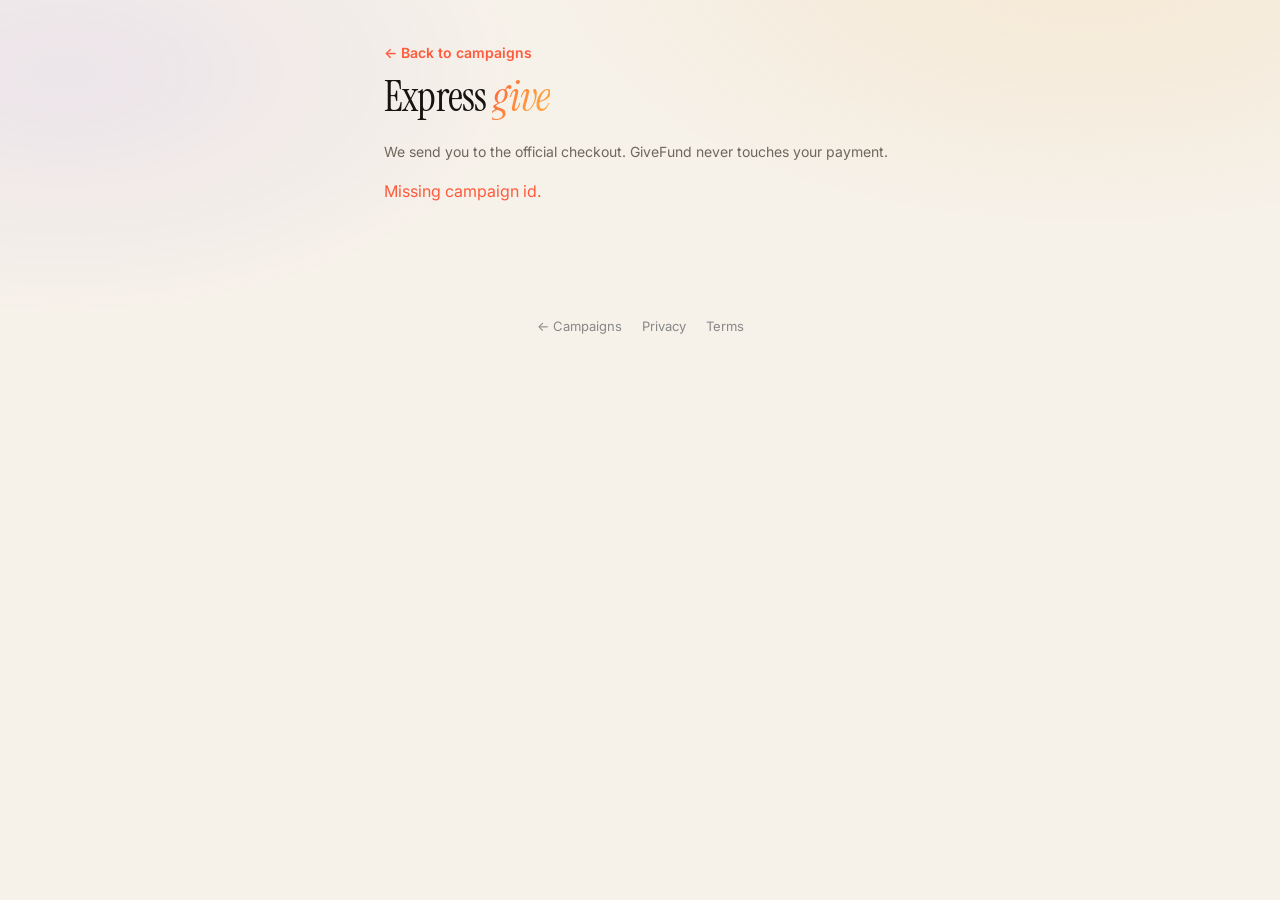
<file: frontend/give.html>
<!DOCTYPE html>
<html lang="en">
<head>
  <meta charset="UTF-8">
  <meta name="viewport" content="width=device-width, initial-scale=1.0">
  <title>Give — GiveFund</title>
  <link href="https://fonts.googleapis.com/css2?family=Instrument+Serif:ital@0;1&family=Inter:wght@400;500;600&display=swap" rel="stylesheet">
  <link rel="stylesheet" href="css/motion.css">
  <script src="config.js"></script>
  <style>
    :root {
      --bg: #f7f5f2;
      --ink: #121212;
      --muted: #5c5c5c;
      --accent: #c45c4a;
      --surface: #fff;
      --border: #e8e4de;
    }
    * { box-sizing: border-box; }
    body {
      margin: 0;
      font-family: Inter, system-ui, sans-serif;
      background: var(--bg);
      color: var(--ink);
      line-height: 1.55;
    }
    .wrap { max-width: 520px; margin: 0 auto; padding: 40px 24px 64px; }
    h1 {
      font-family: "Instrument Serif", serif;
      font-weight: 400;
      font-size: 2rem;
      margin: 0 0 8px;
    }
    .card {
      background: var(--surface);
      border: 1px solid var(--border);
      border-radius: 16px;
      padding: 24px;
      margin: 24px 0;
    }
    .platform { font-size: 12px; text-transform: uppercase; letter-spacing: 0.06em; color: var(--muted); }
    .title { font-size: 1.25rem; font-weight: 600; margin: 8px 0; }
    label { display: block; font-size: 13px; font-weight: 600; margin-bottom: 6px; }
    input[type=email], input[type=text] {
      width: 100%;
      padding: 12px 14px;
      border: 1px solid var(--border);
      border-radius: 8px;
      margin-bottom: 12px;
    }
    .note { font-size: 14px; color: var(--muted); margin: 12px 0; }
    .link-badge {
      display: inline-block;
      font-size: 12px;
      font-weight: 600;
      color: #166534;
      background: #dcfce7;
      padding: 4px 10px;
      border-radius: 999px;
      margin-bottom: 12px;
    }
    .prefill-badge {
      display: inline-block;
      font-size: 12px;
      font-weight: 600;
      color: #1e40af;
      background: #dbeafe;
      padding: 4px 10px;
      border-radius: 999px;
      margin-left: 6px;
    }
    .cta {
      display: block;
      width: 100%;
      text-align: center;
      padding: 16px;
      background: var(--accent);
      color: #fff;
      font-weight: 600;
      text-decoration: none;
      border-radius: 999px;
      border: none;
      font-size: 16px;
      cursor: pointer;
      margin-top: 8px;
    }
    .secondary {
      display: block;
      text-align: center;
      margin-top: 12px;
      font-size: 14px;
      color: var(--muted);
    }
    .warn {
      font-size: 12px;
      color: var(--muted);
      border-top: 1px solid var(--border);
      margin-top: 16px;
      padding-top: 16px;
    }
    .back { color: var(--accent); text-decoration: none; font-size: 14px; }
    .error { color: var(--accent); }
    .hidden { display: none !important; }
  </style>
  <link rel="stylesheet" href="css/pages.css">
</head>
<body>
  <div class="wrap">
    <a class="back" href="index.html#campaigns">← Back to campaigns</a>
    <h1>Express <em>give</em></h1>
    <p class="note">We send you to the official checkout. GiveFund never touches your payment.</p>
    <div id="loading" class="note">Loading campaign…</div>
    <div id="content" class="hidden">
      <div class="card">
        <span class="platform" id="platformLabel"></span>
        <p class="title" id="campaignTitle"></p>
        <p class="note" id="checkoutNote"></p>
        <p id="linkBadge" class="link-badge hidden">Stripe Link may autofill your card</p>
        <p id="prefillBadge" class="link-badge hidden" style="background:#dbeafe;color:#1e40af">Details will be prefilled</p>
        <label for="donorName">Your name</label>
        <input id="donorName" type="text" placeholder="Your name" autocomplete="name">
        <label for="donorEmail">Your email (for checkout prefill + Link)</label>
        <input id="donorEmail" type="email" placeholder="you@example.com" autocomplete="email">
        <button type="button" class="cta" id="giveBtn">Continue to official checkout →</button>
        <button type="button" class="secondary" id="copyEmailBtn" style="background:none;border:none;cursor:pointer;width:100%">
          Copy email to clipboard
        </button>
        <p class="warn" id="limitNote"></p>
      </div>
      <p class="note">
        <a href="wallet.html">Set up your wallet</a> (optional, free) — Google sign-in + saved card for faster checkout.
      </p>
    </div>
    <p id="err" class="error hidden"></p>
  </div>
  <script>
    const API = window.GIVEFUND_API_URL || "http://localhost:8000";
    const params = new URLSearchParams(location.search);
    const id = params.get("id");
    const $ = (s) => document.querySelector(s);

    function checkoutQuery() {
      const email = $("#donorEmail").value.trim();
      const q = new URLSearchParams();
      if (email) q.set("email", email);
      const qs = q.toString();
      return qs ? `?${qs}` : "";
    }

    function applyCheckout(data) {
      $("#platformLabel").textContent = data.platform;
      $("#campaignTitle").textContent = data.title || "Campaign";
      $("#checkoutNote").textContent = data.checkout_note;
      $("#limitNote").textContent = data.cannot_token_charge_reason;
      $("#linkBadge").classList.toggle("hidden", !data.link_likely);
      const prefill = (data.prefill_fields || []).length > 0;
      $("#prefillBadge").classList.toggle("hidden", !prefill);
      if (data.donor_name && !$("#donorName").value) $("#donorName").value = data.donor_name;
      window.__checkout = data;
    }

    async function fetchCheckout() {
      const res = await fetch(`${API}/campaigns/${id}/checkout${checkoutQuery()}`);
      if (!res.ok) throw new Error("Campaign not found");
      return res.json();
    }

    async function load() {
      if (!id) {
        $("#err").textContent = "Missing campaign id.";
        $("#err").classList.remove("hidden");
        $("#loading").classList.add("hidden");
        return;
      }
      const savedEmail = localStorage.getItem("givefund_donor_email");
      const savedName = localStorage.getItem("givefund_donor_name");
      if (savedEmail) $("#donorEmail").value = savedEmail;
      if (savedName) $("#donorName").value = savedName;

      try {
        const data = await fetchCheckout();
        applyCheckout(data);
        $("#giveBtn").onclick = () => openCheckout();
        $("#copyEmailBtn").onclick = () => {
          const em = $("#donorEmail").value.trim();
          if (em) navigator.clipboard.writeText(em);
        };
        const refresh = async () => {
          const email = $("#donorEmail").value.trim();
          const name = $("#donorName").value.trim();
          localStorage.setItem("givefund_donor_email", email);
          if (name) localStorage.setItem("givefund_donor_name", name);
          applyCheckout(await fetchCheckout());
        };
        $("#donorEmail").addEventListener("change", refresh);
        $("#donorName").addEventListener("change", refresh);
        $("#loading").classList.add("hidden");
        $("#content").classList.remove("hidden");
      } catch (e) {
        $("#loading").classList.add("hidden");
        $("#err").textContent = e.message || "Failed to load";
        $("#err").classList.remove("hidden");
      }
    }

    function openCheckout() {
      const email = $("#donorEmail").value.trim();
      const name = $("#donorName").value.trim();
      localStorage.setItem("givefund_donor_email", email);
      if (name) localStorage.setItem("givefund_donor_name", name);
      const data = window.__checkout;
      if (data) window.open(data.donate_url, "_blank", "noopener,noreferrer");
    }

    load();
  </script>
  <footer style="text-align:center;padding:32px 24px;font-size:13px;color:#888">
    <a href="index.html" style="color:inherit;text-decoration:none;margin-right:16px">← Campaigns</a>
    <a href="privacy.html" style="color:inherit;text-decoration:none;margin-right:16px">Privacy</a>
    <a href="terms.html" style="color:inherit;text-decoration:none">Terms</a>
  </footer>
</body>
</html>
</file>
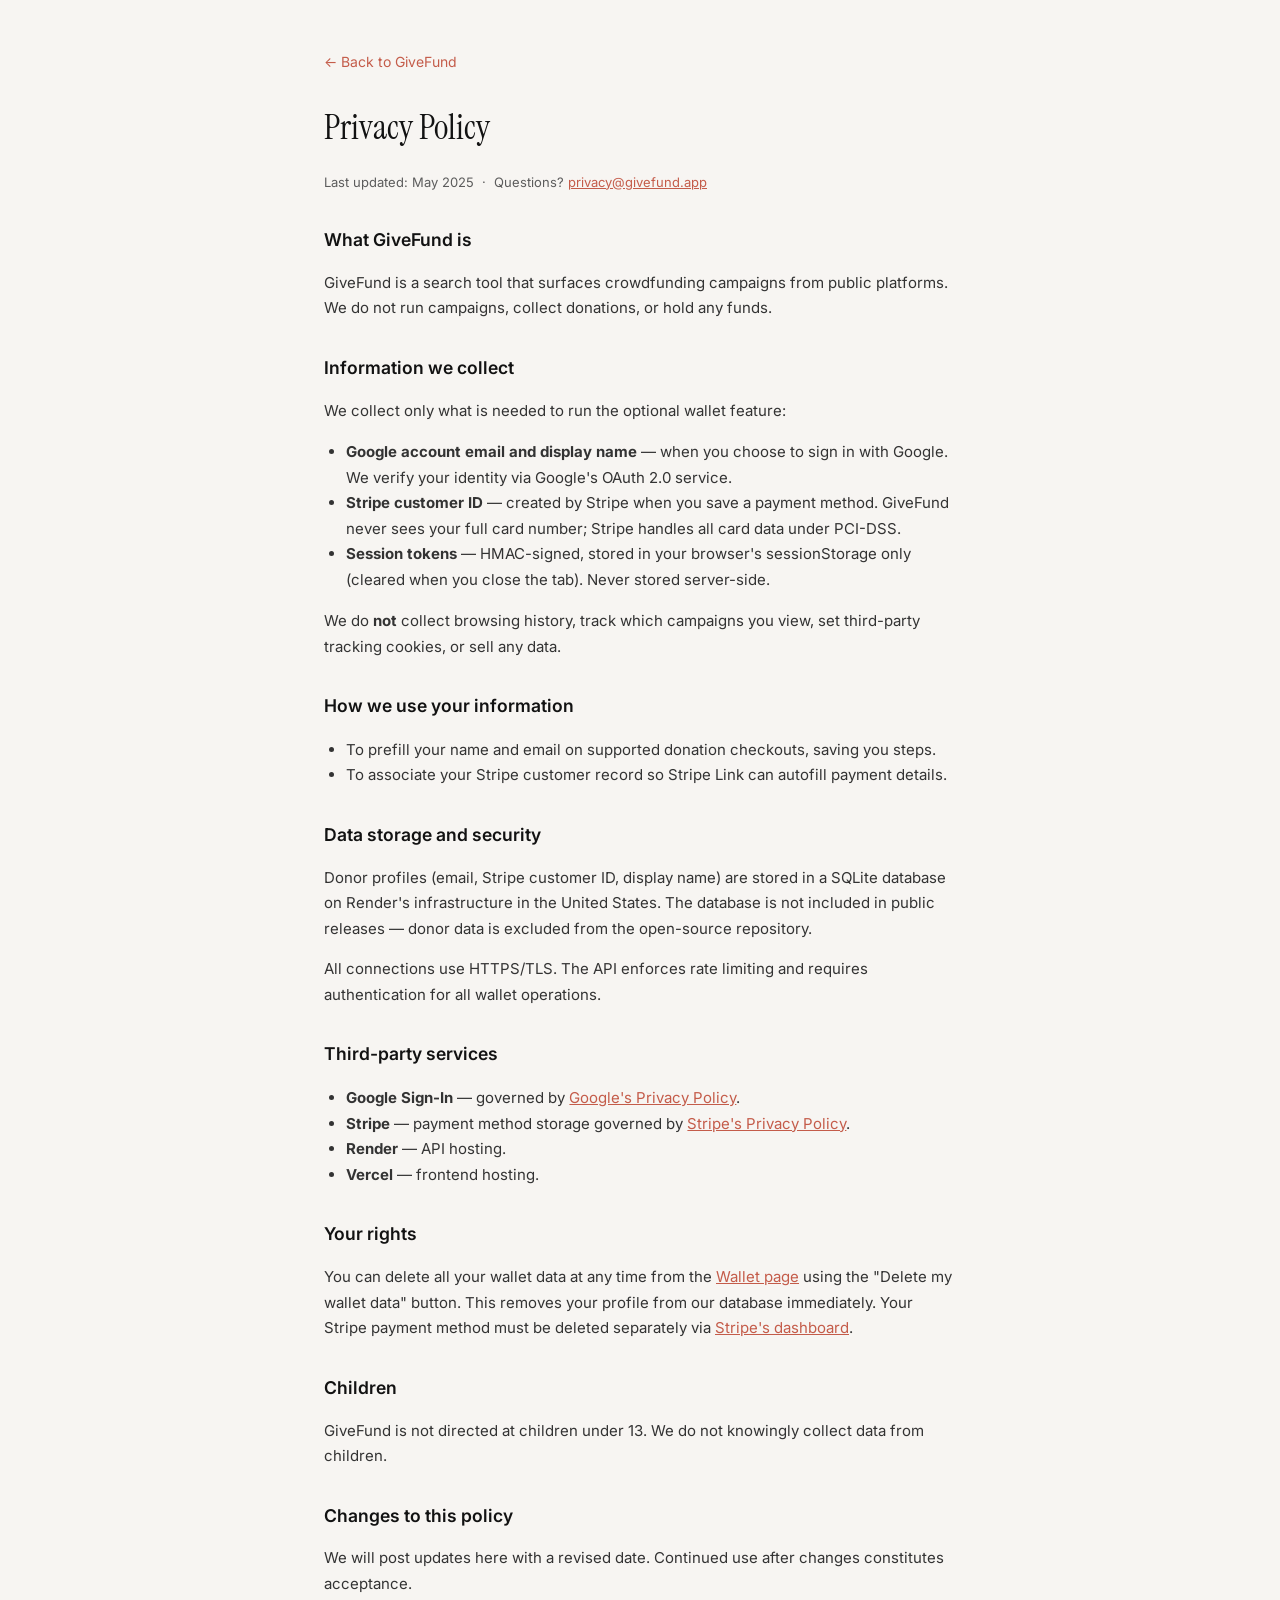
<file: frontend/privacy.html>
<!DOCTYPE html>
<html lang="en">
<head>
  <meta charset="UTF-8">
  <meta name="viewport" content="width=device-width, initial-scale=1.0">
  <title>Privacy Policy — GiveFund</title>
  <link href="https://fonts.googleapis.com/css2?family=Instrument+Serif:ital@0;1&family=Inter:wght@400;500;600&display=swap" rel="stylesheet">
  <style>
    :root { --bg: #f7f5f2; --ink: #121212; --muted: #5c5c5c; --accent: #c45c4a; }
    * { box-sizing: border-box; }
    body { margin: 0; font-family: Inter, system-ui, sans-serif; background: var(--bg); color: var(--ink); line-height: 1.7; }
    .wrap { max-width: 680px; margin: 0 auto; padding: 48px 24px 80px; }
    h1 { font-family: "Instrument Serif", serif; font-weight: 400; font-size: 2.2rem; margin: 0 0 8px; }
    h2 { font-size: 1.1rem; font-weight: 600; margin: 2rem 0 0.5rem; }
    p, li { font-size: 15px; color: #333; }
    ul { padding-left: 1.4em; }
    .meta { font-size: 13px; color: var(--muted); margin-bottom: 2rem; }
    a { color: var(--accent); }
    .back { color: var(--accent); text-decoration: none; font-size: 14px; display: inline-block; margin-bottom: 24px; }
  </style>
</head>
<body>
  <div class="wrap">
    <a class="back" href="index.html">← Back to GiveFund</a>
    <h1>Privacy Policy</h1>
    <p class="meta">Last updated: May 2025 &nbsp;·&nbsp; Questions? <a href="mailto:privacy@givefund.app">privacy@givefund.app</a></p>

    <h2>What GiveFund is</h2>
    <p>GiveFund is a search tool that surfaces crowdfunding campaigns from public platforms. We do not run campaigns, collect donations, or hold any funds.</p>

    <h2>Information we collect</h2>
    <p>We collect only what is needed to run the optional wallet feature:</p>
    <ul>
      <li><strong>Google account email and display name</strong> — when you choose to sign in with Google. We verify your identity via Google's OAuth 2.0 service.</li>
      <li><strong>Stripe customer ID</strong> — created by Stripe when you save a payment method. GiveFund never sees your full card number; Stripe handles all card data under PCI-DSS.</li>
      <li><strong>Session tokens</strong> — HMAC-signed, stored in your browser's sessionStorage only (cleared when you close the tab). Never stored server-side.</li>
    </ul>
    <p>We do <strong>not</strong> collect browsing history, track which campaigns you view, set third-party tracking cookies, or sell any data.</p>

    <h2>How we use your information</h2>
    <ul>
      <li>To prefill your name and email on supported donation checkouts, saving you steps.</li>
      <li>To associate your Stripe customer record so Stripe Link can autofill payment details.</li>
    </ul>

    <h2>Data storage and security</h2>
    <p>Donor profiles (email, Stripe customer ID, display name) are stored in a SQLite database on Render's infrastructure in the United States. The database is not included in public releases — donor data is excluded from the open-source repository.</p>
    <p>All connections use HTTPS/TLS. The API enforces rate limiting and requires authentication for all wallet operations.</p>

    <h2>Third-party services</h2>
    <ul>
      <li><strong>Google Sign-In</strong> — governed by <a href="https://policies.google.com/privacy" target="_blank" rel="noopener">Google's Privacy Policy</a>.</li>
      <li><strong>Stripe</strong> — payment method storage governed by <a href="https://stripe.com/privacy" target="_blank" rel="noopener">Stripe's Privacy Policy</a>.</li>
      <li><strong>Render</strong> — API hosting.</li>
      <li><strong>Vercel</strong> — frontend hosting.</li>
    </ul>

    <h2>Your rights</h2>
    <p>You can delete all your wallet data at any time from the <a href="wallet.html">Wallet page</a> using the "Delete my wallet data" button. This removes your profile from our database immediately. Your Stripe payment method must be deleted separately via <a href="https://dashboard.stripe.com" target="_blank" rel="noopener">Stripe's dashboard</a>.</p>

    <h2>Children</h2>
    <p>GiveFund is not directed at children under 13. We do not knowingly collect data from children.</p>

    <h2>Changes to this policy</h2>
    <p>We will post updates here with a revised date. Continued use after changes constitutes acceptance.</p>
  </div>
</body>
</html>
</file>
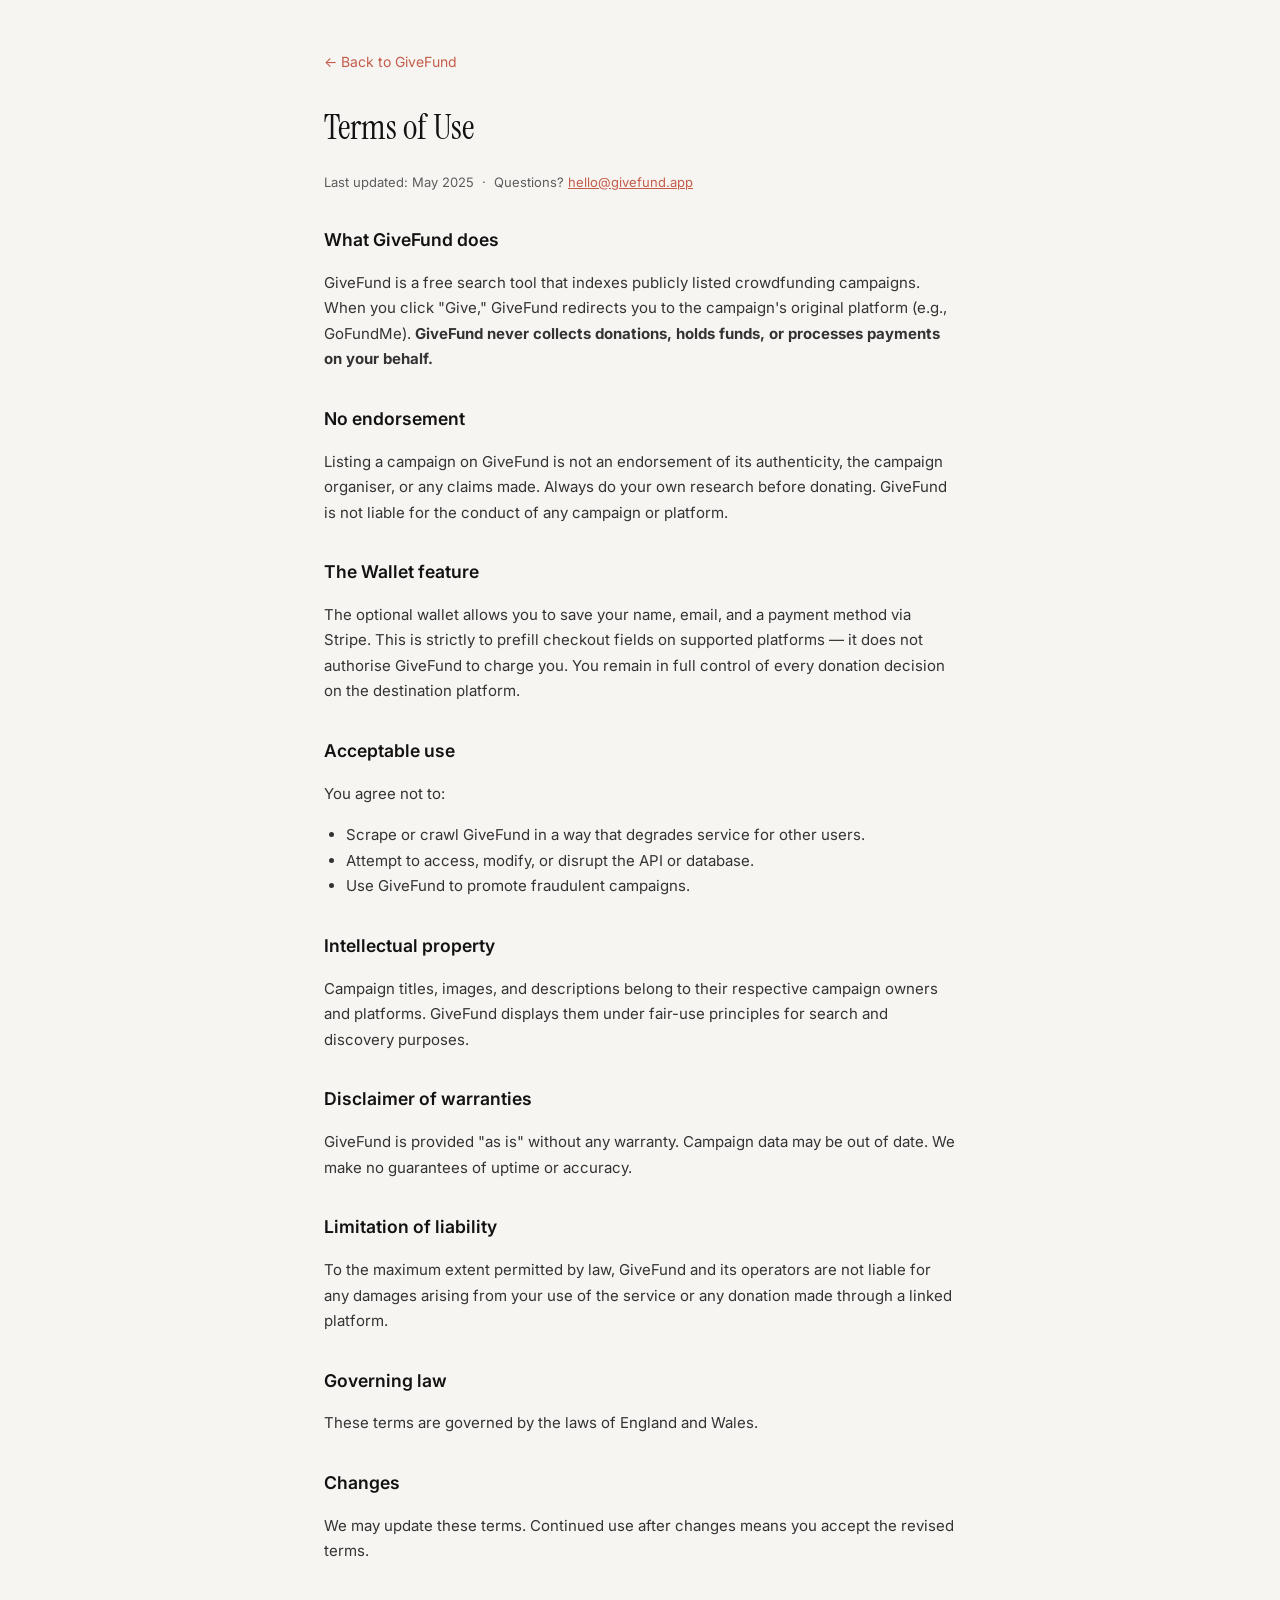
<file: frontend/terms.html>
<!DOCTYPE html>
<html lang="en">
<head>
  <meta charset="UTF-8">
  <meta name="viewport" content="width=device-width, initial-scale=1.0">
  <title>Terms of Use — GiveFund</title>
  <link href="https://fonts.googleapis.com/css2?family=Instrument+Serif:ital@0;1&family=Inter:wght@400;500;600&display=swap" rel="stylesheet">
  <style>
    :root { --bg: #f7f5f2; --ink: #121212; --muted: #5c5c5c; --accent: #c45c4a; }
    * { box-sizing: border-box; }
    body { margin: 0; font-family: Inter, system-ui, sans-serif; background: var(--bg); color: var(--ink); line-height: 1.7; }
    .wrap { max-width: 680px; margin: 0 auto; padding: 48px 24px 80px; }
    h1 { font-family: "Instrument Serif", serif; font-weight: 400; font-size: 2.2rem; margin: 0 0 8px; }
    h2 { font-size: 1.1rem; font-weight: 600; margin: 2rem 0 0.5rem; }
    p, li { font-size: 15px; color: #333; }
    ul { padding-left: 1.4em; }
    .meta { font-size: 13px; color: var(--muted); margin-bottom: 2rem; }
    a { color: var(--accent); }
    .back { color: var(--accent); text-decoration: none; font-size: 14px; display: inline-block; margin-bottom: 24px; }
  </style>
</head>
<body>
  <div class="wrap">
    <a class="back" href="index.html">← Back to GiveFund</a>
    <h1>Terms of Use</h1>
    <p class="meta">Last updated: May 2025 &nbsp;·&nbsp; Questions? <a href="mailto:hello@givefund.app">hello@givefund.app</a></p>

    <h2>What GiveFund does</h2>
    <p>GiveFund is a free search tool that indexes publicly listed crowdfunding campaigns. When you click "Give," GiveFund redirects you to the campaign's original platform (e.g., GoFundMe). <strong>GiveFund never collects donations, holds funds, or processes payments on your behalf.</strong></p>

    <h2>No endorsement</h2>
    <p>Listing a campaign on GiveFund is not an endorsement of its authenticity, the campaign organiser, or any claims made. Always do your own research before donating. GiveFund is not liable for the conduct of any campaign or platform.</p>

    <h2>The Wallet feature</h2>
    <p>The optional wallet allows you to save your name, email, and a payment method via Stripe. This is strictly to prefill checkout fields on supported platforms — it does not authorise GiveFund to charge you. You remain in full control of every donation decision on the destination platform.</p>

    <h2>Acceptable use</h2>
    <p>You agree not to:</p>
    <ul>
      <li>Scrape or crawl GiveFund in a way that degrades service for other users.</li>
      <li>Attempt to access, modify, or disrupt the API or database.</li>
      <li>Use GiveFund to promote fraudulent campaigns.</li>
    </ul>

    <h2>Intellectual property</h2>
    <p>Campaign titles, images, and descriptions belong to their respective campaign owners and platforms. GiveFund displays them under fair-use principles for search and discovery purposes.</p>

    <h2>Disclaimer of warranties</h2>
    <p>GiveFund is provided "as is" without any warranty. Campaign data may be out of date. We make no guarantees of uptime or accuracy.</p>

    <h2>Limitation of liability</h2>
    <p>To the maximum extent permitted by law, GiveFund and its operators are not liable for any damages arising from your use of the service or any donation made through a linked platform.</p>

    <h2>Governing law</h2>
    <p>These terms are governed by the laws of England and Wales.</p>

    <h2>Changes</h2>
    <p>We may update these terms. Continued use after changes means you accept the revised terms.</p>
  </div>
</body>
</html>
</file>
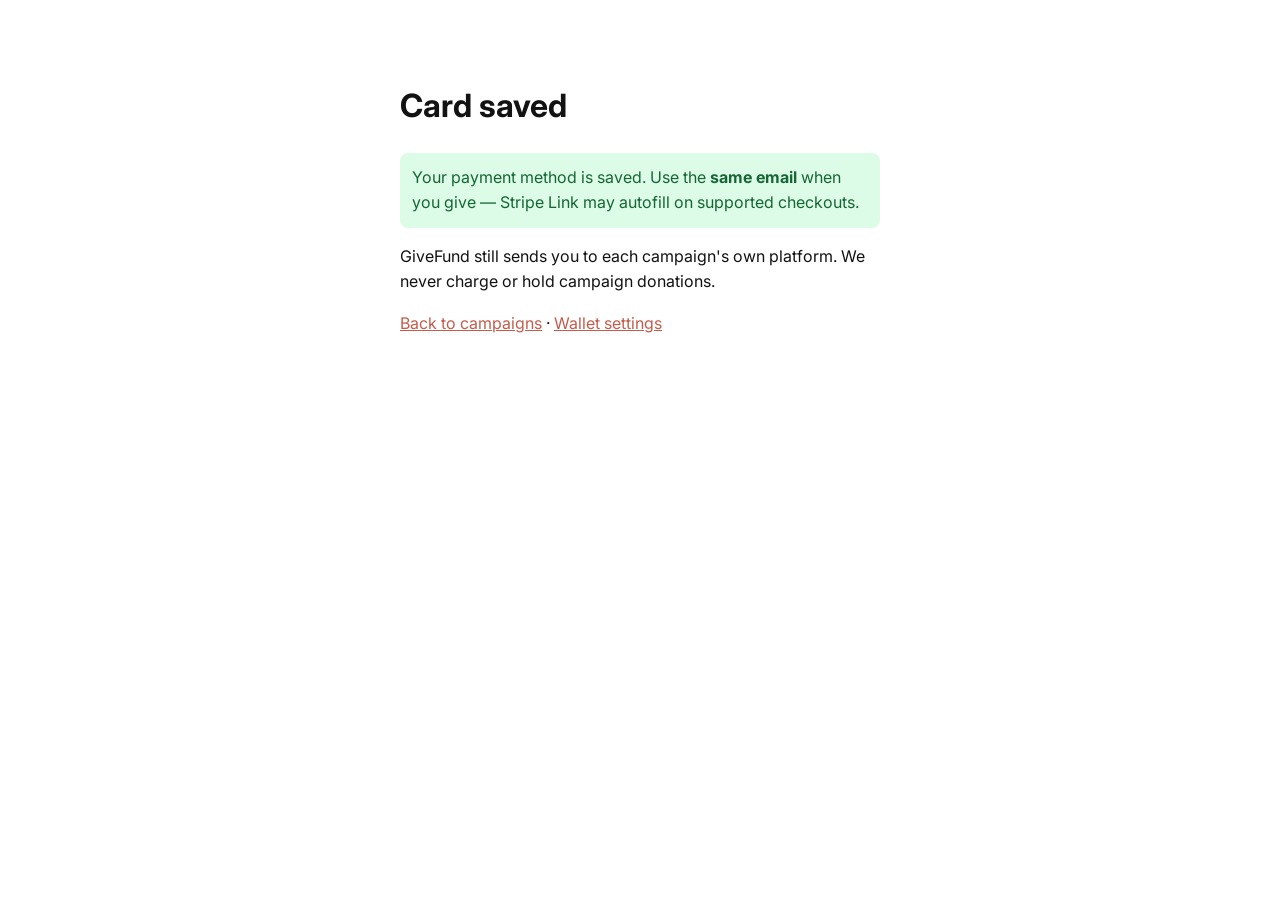
<file: frontend/wallet-success.html>
<!DOCTYPE html>
<html lang="en">
<head>
  <meta charset="UTF-8">
  <meta name="viewport" content="width=device-width, initial-scale=1.0">
  <title>Card saved — GiveFund</title>
  <link href="https://fonts.googleapis.com/css2?family=Inter:wght@400;600&display=swap" rel="stylesheet">
  <script src="config.js"></script>
  <style>
    body {
      font-family: Inter, system-ui, sans-serif;
      max-width: 480px;
      margin: 80px auto;
      padding: 0 24px;
      line-height: 1.6;
      color: #121212;
    }
    a { color: #c45c4a; }
    .ok { color: #166534; background: #dcfce7; padding: 12px; border-radius: 8px; }
    .err { color: #991b1b; background: #fee2e2; padding: 12px; border-radius: 8px; }
    .hidden { display: none; }
  </style>
</head>
<body>
  <h1>Card saved</h1>
  <p id="loading">Confirming with Stripe…</p>
  <div id="done" class="hidden">
    <p class="ok">Your payment method is saved. Use the <strong>same email</strong> when you give — Stripe Link may autofill on supported checkouts.</p>
    <p>GiveFund still sends you to each campaign's own platform. We never charge or hold campaign donations.</p>
    <p><a href="index.html#campaigns">Back to campaigns</a> · <a href="wallet.html">Wallet settings</a></p>
  </div>
  <p id="err" class="err hidden"></p>
  <script>
    const API = window.GIVEFUND_API_URL || "http://localhost:8000";
    const TOKEN_KEY = "givefund_wallet_token";
    const params = new URLSearchParams(location.search);
    const sessionId = params.get("session_id");
    const sessionToken = sessionStorage.getItem(TOKEN_KEY);

    async function complete() {
      if (!sessionId) {
        document.getElementById("loading").classList.add("hidden");
        document.getElementById("done").classList.remove("hidden");
        return;
      }
      if (!sessionToken) {
        document.getElementById("loading").classList.add("hidden");
        const err = document.getElementById("err");
        err.textContent = "Session expired. Please return to the wallet page and sign in again.";
        err.classList.remove("hidden");
        return;
      }
      try {
        const res = await fetch(`${API}/wallet/complete`, {
          method: "POST",
          headers: {
            "Content-Type": "application/json",
            "Authorization": `Bearer ${sessionToken}`,
          },
          body: JSON.stringify({ session_id: sessionId }),
        });
        const data = await res.json();
        if (!res.ok) throw new Error(data.detail || "Could not confirm card save");
        document.getElementById("loading").classList.add("hidden");
        document.getElementById("done").classList.remove("hidden");
      } catch (e) {
        document.getElementById("loading").classList.add("hidden");
        const err = document.getElementById("err");
        err.textContent = e.message || "Something went wrong.";
        err.classList.remove("hidden");
      }
    }
    complete();
  </script>
</body>
</html>
</file>
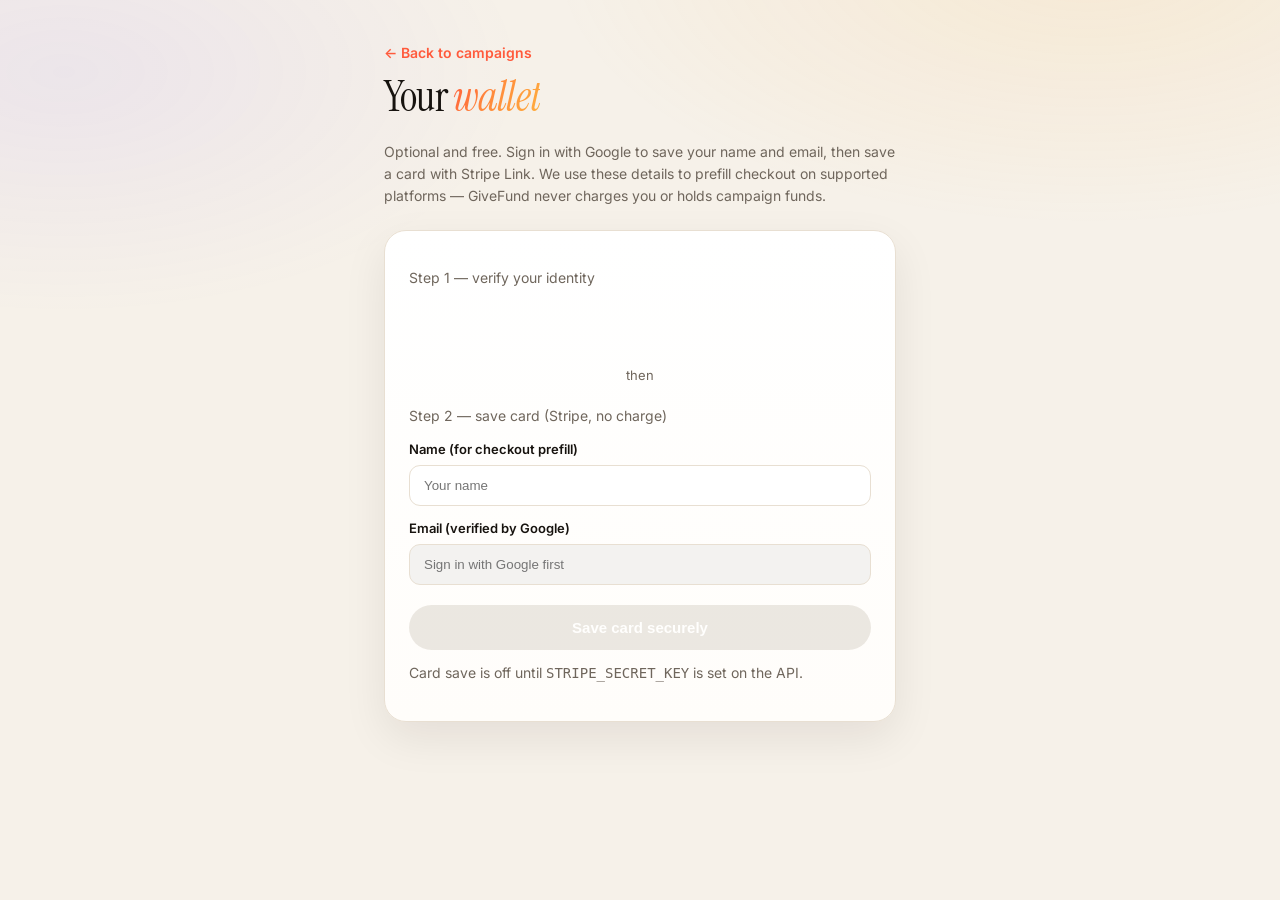
<file: frontend/wallet.html>
<!DOCTYPE html>
<html lang="en">
<head>
  <meta charset="UTF-8">
  <meta name="viewport" content="width=device-width, initial-scale=1.0">
  <title>Your wallet — GiveFund</title>
  <link href="https://fonts.googleapis.com/css2?family=Instrument+Serif:ital@0;1&family=Inter:wght@400;500;600&display=swap" rel="stylesheet">
  <link rel="stylesheet" href="css/motion.css">
  <script src="config.js"></script>
  <script src="https://accounts.google.com/gsi/client" async defer></script>
  <style>
    :root {
      --bg: #f7f5f2;
      --ink: #121212;
      --muted: #5c5c5c;
      --accent: #c45c4a;
      --surface: #fff;
      --border: #e8e4de;
    }
    * { box-sizing: border-box; }
    body {
      margin: 0;
      font-family: Inter, system-ui, sans-serif;
      background: var(--bg);
      color: var(--ink);
      line-height: 1.55;
    }
    .wrap { max-width: 520px; margin: 0 auto; padding: 40px 24px 64px; }
    h1 {
      font-family: "Instrument Serif", serif;
      font-weight: 400;
      font-size: 2rem;
      margin: 0 0 8px;
    }
    .card {
      background: var(--surface);
      border: 1px solid var(--border);
      border-radius: 16px;
      padding: 24px;
      margin: 24px 0;
    }
    label { display: block; font-size: 13px; font-weight: 600; margin-bottom: 6px; }
    input[type=email], input[type=text] {
      width: 100%;
      padding: 12px 14px;
      border: 1px solid var(--border);
      border-radius: 8px;
      margin-bottom: 12px;
    }
    input[readonly] {
      background: #f3f2f0;
      color: var(--muted);
      cursor: not-allowed;
    }
    .note { font-size: 14px; color: var(--muted); margin: 12px 0; }
    .cta {
      display: block;
      width: 100%;
      text-align: center;
      padding: 14px;
      background: var(--accent);
      color: #fff;
      font-weight: 600;
      border-radius: 999px;
      border: none;
      font-size: 15px;
      cursor: pointer;
      margin-top: 8px;
    }
    .cta:disabled { opacity: 0.5; cursor: not-allowed; }
    .cta-danger {
      display: block;
      width: 100%;
      text-align: center;
      padding: 11px;
      background: transparent;
      color: #991b1b;
      font-weight: 600;
      border-radius: 999px;
      border: 1.5px solid #fca5a5;
      font-size: 14px;
      cursor: pointer;
      margin-top: 12px;
    }
    .cta-danger:hover { background: #fee2e2; }
    .divider {
      text-align: center;
      color: var(--muted);
      font-size: 13px;
      margin: 20px 0;
    }
    .status {
      font-size: 14px;
      padding: 12px;
      border-radius: 8px;
      margin-top: 12px;
    }
    .status.ok { background: #dcfce7; color: #166534; }
    .status.err { background: #fee2e2; color: #991b1b; }
    .back { color: var(--accent); text-decoration: none; font-size: 14px; }
    .hidden { display: none !important; }
    #googleBtn { display: flex; justify-content: center; min-height: 44px; }
  </style>
  <link rel="stylesheet" href="css/pages.css">
</head>
<body>
  <div class="wrap">
    <a class="back" href="index.html#campaigns">← Back to campaigns</a>
    <h1>Your <em>wallet</em></h1>
    <p class="note">
      Optional and free. Sign in with Google to save your name and email, then save a card with Stripe Link.
      We use these details to prefill checkout on supported platforms — GiveFund never charges you or holds campaign funds.
    </p>

    <div id="profileCard" class="card hidden">
      <p><strong id="profileName"></strong></p>
      <p class="note" id="profileEmail"></p>
      <p id="savedBadge" class="status ok hidden">Card saved — Stripe Link may autofill on supported sites.</p>
      <button class="cta-danger" id="deleteBtn">Delete my wallet data</button>
    </div>

    <div class="card">
      <div id="googleSection">
        <p class="note">Step 1 — verify your identity</p>
        <div id="googleBtn"></div>
        <p id="googleOff" class="note hidden">Google sign-in is off until <code>GOOGLE_CLIENT_ID</code> is set on the API.</p>
      </div>

      <div class="divider">then</div>

      <form id="walletForm" novalidate>
        <p class="note">Step 2 — save card (Stripe, no charge)</p>
        <label for="donorName">Name (for checkout prefill)</label>
        <input id="donorName" type="text" placeholder="Your name" autocomplete="name">
        <label for="donorEmail">Email (verified by Google)</label>
        <input id="donorEmail" type="email" required placeholder="Sign in with Google first" autocomplete="off" readonly>
        <button type="submit" class="cta" id="saveBtn" disabled>Save card securely</button>
      </form>
      <p id="stripeOff" class="note hidden">Card save is off until <code>STRIPE_SECRET_KEY</code> is set on the API.</p>
      <p id="status" class="status hidden" role="status"></p>
    </div>
  </div>
  <script>
    const API = window.GIVEFUND_API_URL || "http://localhost:8000";
    const $ = (s) => document.querySelector(s);

    const TOKEN_KEY = "givefund_wallet_token";
    let sessionToken = sessionStorage.getItem(TOKEN_KEY) || null;
    let config = { enabled: false, google_oauth_enabled: false, google_client_id: null };

    function authHeaders() {
      return sessionToken
        ? { "Content-Type": "application/json", "Authorization": `Bearer ${sessionToken}` }
        : { "Content-Type": "application/json" };
    }

    function showProfile(profile) {
      if (!profile || !profile.email) return;
      $("#profileCard").classList.remove("hidden");
      $("#profileEmail").textContent = profile.email;
      $("#profileName").textContent = profile.display_name || profile.email;
      if (profile.has_saved_card) $("#savedBadge").classList.remove("hidden");
      // Lock email to Google-verified value
      $("#donorEmail").value = profile.email;
      if (profile.display_name) $("#donorName").value = profile.display_name;
      // Unlock save button only if stripe is available and user is signed in
      if (config.enabled) $("#saveBtn").disabled = false;
    }

    async function loadProfile() {
      if (!sessionToken) return;
      try {
        const res = await fetch(`${API}/wallet/profile`, {
          headers: { "Authorization": `Bearer ${sessionToken}` },
        });
        if (res.status === 401) {
          sessionStorage.removeItem(TOKEN_KEY);
          sessionToken = null;
          return;
        }
        if (res.ok) showProfile(await res.json());
      } catch { /* ignore */ }
    }

    async function initGoogle() {
      if (!config.google_oauth_enabled || !config.google_client_id) {
        $("#googleOff").classList.remove("hidden");
        return;
      }
      const handleCredential = async (response) => {
        $("#status").className = "status";
        $("#status").textContent = "Verifying Google sign-in…";
        $("#status").classList.remove("hidden");
        try {
          const res = await fetch(`${API}/wallet/oauth/google`, {
            method: "POST",
            headers: { "Content-Type": "application/json" },
            body: JSON.stringify({ credential: response.credential }),
          });
          const data = await res.json();
          if (!res.ok) throw new Error(data.detail || "Google sign-in failed");
          // Store session token
          sessionToken = data.session_token;
          sessionStorage.setItem(TOKEN_KEY, sessionToken);
          showProfile(data.profile);
          $("#status").className = "status ok";
          $("#status").textContent = "Signed in with Google.";
        } catch (e) {
          $("#status").className = "status err";
          $("#status").textContent = e.message || "Google sign-in failed.";
        }
      };
      google.accounts.id.initialize({
        client_id: config.google_client_id,
        callback: handleCredential,
        auto_select: false,
      });
      google.accounts.id.renderButton($("#googleBtn"), {
        theme: "outline",
        size: "large",
        width: 320,
        text: "continue_with",
      });
    }

    async function init() {
      try {
        const res = await fetch(`${API}/wallet/config`);
        config = res.ok ? await res.json() : { enabled: false };
      } catch {
        config = { enabled: false };
      }

      if (!config.enabled) {
        $("#stripeOff").classList.remove("hidden");
      }

      await loadProfile();

      if (window.google && google.accounts) {
        initGoogle();
      } else {
        window.addEventListener("load", () => {
          if (window.google && google.accounts) initGoogle();
        });
      }

      // Save card form — requires session token
      $("#walletForm").addEventListener("submit", async (e) => {
        e.preventDefault();
        if (!config.enabled || !sessionToken) return;
        const display_name = $("#donorName").value.trim() || null;
        $("#status").className = "status";
        $("#status").textContent = "Redirecting to Stripe…";
        $("#status").classList.remove("hidden");
        try {
          const res = await fetch(`${API}/wallet/setup`, {
            method: "POST",
            headers: authHeaders(),
            body: JSON.stringify({ display_name }),
          });
          const data = await res.json();
          if (res.status === 401) { sessionStorage.removeItem(TOKEN_KEY); sessionToken = null; throw new Error("Session expired — please sign in again."); }
          if (!res.ok) throw new Error(data.detail || "Setup failed");
          // Persist token for the success page redirect
          sessionStorage.setItem(TOKEN_KEY, sessionToken);
          window.location.href = data.url;
        } catch (err) {
          $("#status").className = "status err";
          $("#status").textContent = err.message || "Could not start card setup.";
        }
      });

      // Delete wallet data
      $("#deleteBtn").addEventListener("click", async () => {
        if (!sessionToken) return;
        if (!confirm("Delete your saved wallet data? This cannot be undone.")) return;
        try {
          const res = await fetch(`${API}/wallet/profile`, {
            method: "DELETE",
            headers: { "Authorization": `Bearer ${sessionToken}` },
          });
          if (!res.ok) throw new Error("Delete failed");
          sessionStorage.removeItem(TOKEN_KEY);
          sessionToken = null;
          location.reload();
        } catch (e) {
          alert(e.message || "Could not delete wallet data.");
        }
      });
    }

    init();
  </script>
</body>
</html>
</file>
<file: frontend/css/motion.css>
/**
 * GiveFund motion layer — Godly / React Bits–inspired effects (vanilla CSS).
 * Respects prefers-reduced-motion.
 */

:root {
  --accent-soft: rgba(232, 83, 58, 0.12);
  --glow: rgba(232, 83, 58, 0.35);
  --glass: rgba(255, 255, 255, 0.72);
  --ease-out-expo: cubic-bezier(0.16, 1, 0.3, 1);
  --ease-spring: cubic-bezier(0.34, 1.56, 0.64, 1);
}

/* ── Animated mesh hero (Unicorn / Spline vibe) ── */
.hero {
  padding: 110px 40px 72px;
}

.hero-aurora {
  position: absolute;
  inset: -20% -10%;
  z-index: 0;
  overflow: hidden;
  pointer-events: none;
  filter: blur(60px);
  opacity: 0.85;
}

.hero-aurora .orb {
  position: absolute;
  border-radius: 50%;
  animation: orb-float 18s var(--ease-out-expo) infinite alternate;
}

.hero-aurora .orb-a {
  width: 55vw;
  max-width: 520px;
  height: 55vw;
  max-height: 520px;
  top: -15%;
  left: -8%;
  background: radial-gradient(circle, rgba(232, 83, 58, 0.45) 0%, transparent 70%);
}

.hero-aurora .orb-b {
  width: 45vw;
  max-width: 420px;
  height: 45vw;
  max-height: 420px;
  top: 10%;
  right: -5%;
  background: radial-gradient(circle, rgba(251, 191, 36, 0.35) 0%, transparent 70%);
  animation-delay: -6s;
  animation-duration: 22s;
}

.hero-aurora .orb-c {
  width: 40vw;
  max-width: 380px;
  height: 40vw;
  max-height: 380px;
  bottom: 0;
  left: 30%;
  background: radial-gradient(circle, rgba(120, 113, 108, 0.25) 0%, transparent 70%);
  animation-delay: -12s;
  animation-duration: 20s;
}

@keyframes orb-float {
  0% { transform: translate(0, 0) scale(1); }
  100% { transform: translate(4%, 6%) scale(1.08); }
}

.hero-grain {
  position: absolute;
  inset: 0;
  z-index: 0;
  opacity: 0.04;
  pointer-events: none;
  background-image: url("data:image/svg+xml,%3Csvg viewBox='0 0 256 256' xmlns='http://www.w3.org/2000/svg'%3E%3Cfilter id='n'%3E%3CfeTurbulence type='fractalNoise' baseFrequency='0.9' numOctaves='4' stitchTiles='stitch'/%3E%3C/filter%3E%3Crect width='100%25' height='100%25' filter='url(%23n)'/%3E%3C/svg%3E");
}

.hero-bg {
  opacity: 0.35;
}

/* h1 em gradient overridden in redesign.css for dark hero */

.hero-badge {
  display: inline-flex;
  align-items: center;
  gap: 8px;
  margin-bottom: 20px;
  padding: 8px 16px;
  border-radius: var(--radius-pill);
  border: 1px solid var(--border);
  background: var(--glass);
  backdrop-filter: blur(12px);
  -webkit-backdrop-filter: blur(12px);
  font-size: 12px;
  font-weight: 600;
  letter-spacing: 0.06em;
  text-transform: uppercase;
  color: var(--muted);
  animation: badge-in 0.8s var(--ease-out-expo) both;
}

.hero-badge-dot {
  width: 6px;
  height: 6px;
  border-radius: 50%;
  background: #16a34a;
  box-shadow: 0 0 0 0 rgba(22, 163, 74, 0.5);
  animation: pulse-ring 2s ease infinite;
}

@keyframes badge-in {
  from { opacity: 0; transform: translateY(8px); }
  to { opacity: 1; transform: translateY(0); }
}

@keyframes pulse-ring {
  0%, 100% { box-shadow: 0 0 0 0 rgba(22, 163, 74, 0.4); }
  50% { box-shadow: 0 0 0 6px rgba(22, 163, 74, 0); }
}

/* ── Glass nav (scroll) ── */
.nav {
  background: transparent;
  border-bottom-color: transparent;
  transition: background 0.35s var(--ease-out-expo), border-color 0.35s, box-shadow 0.35s, padding 0.35s;
}

.nav.is-scrolled {
  background: var(--glass);
  backdrop-filter: blur(16px) saturate(1.2);
  -webkit-backdrop-filter: blur(16px) saturate(1.2);
  border-bottom-color: var(--border);
  box-shadow: 0 4px 24px rgba(28, 25, 23, 0.06);
}

.logo {
  position: relative;
}

.logo::after {
  content: "";
  position: absolute;
  left: 0;
  bottom: -2px;
  width: 100%;
  height: 2px;
  background: linear-gradient(90deg, var(--accent), transparent);
  transform: scaleX(0);
  transform-origin: left;
  transition: transform 0.4s var(--ease-out-expo);
}

.nav.is-scrolled .logo:hover::after,
.logo:hover::after {
  transform: scaleX(1);
}

/* ── Buttons: Skiper / React Bits hover lift ── */
.btn-primary,
.btn-search,
.nav-cta {
  position: relative;
  overflow: hidden;
  transition: transform 0.25s var(--ease-spring), box-shadow 0.25s, background 0.2s;
}

.btn-primary::before,
.btn-search::before {
  content: "";
  position: absolute;
  inset: 0;
  background: linear-gradient(105deg, transparent 40%, rgba(255, 255, 255, 0.25) 50%, transparent 60%);
  transform: translateX(-120%);
  transition: transform 0.6s var(--ease-out-expo);
}

.btn-primary:hover::before,
.btn-search:hover::before {
  transform: translateX(120%);
}

.btn-primary:hover,
.btn-search:hover,
.nav-cta:hover {
  transform: translateY(-2px);
  box-shadow: 0 12px 32px var(--glow);
}

.btn-ghost {
  transition: transform 0.25s var(--ease-spring), border-color 0.2s, box-shadow 0.25s;
}

.btn-ghost:hover {
  transform: translateY(-2px);
  box-shadow: var(--shadow-md);
}

/* ── Feed header: centered search block ── */
.feed-header {
  flex-direction: column;
  align-items: center;
  text-align: center;
  width: 100%;
}

.feed-header h2 {
  font-size: clamp(28px, 4vw, 40px);
}

.feed-header > p {
  max-width: 520px;
}

/* ── Search: animated gradient border ── */
.search-panel {
  position: relative;
  padding: 3px;
  border-radius: calc(var(--radius-pill) + 4px);
  background: linear-gradient(
    120deg,
    var(--border),
    var(--accent),
    #fbbf24,
    var(--border)
  );
  background-size: 300% 300%;
  animation: border-flow 8s ease infinite;
  max-width: 680px;
}

@keyframes border-flow {
  0%, 100% { background-position: 0% 50%; }
  50% { background-position: 100% 50%; }
}

.search-panel-inner {
  display: flex;
  gap: 10px;
  align-items: stretch;
  width: 100%;
  padding: 3px;
  border-radius: var(--radius-pill);
  background: var(--bg);
}

.search-panel .search-input,
.search-panel .btn-search,
.search-panel .btn-expand-search {
  border-radius: var(--radius-pill);
}

.search-panel .search-input {
  box-shadow: none;
  border: 1px solid var(--border);
}

/* ── Scroll reveal ── */
/* Only campaign/bento cards fade in — not whole page sections */
.signal-card[data-reveal],
.bento-cell[data-reveal] {
  opacity: 0;
  transform: translateY(20px);
  transition:
    opacity 0.55s var(--ease-out-expo),
    transform 0.55s var(--ease-out-expo);
}

.signal-card[data-reveal].is-visible,
.bento-cell[data-reveal].is-visible {
  opacity: 1;
  transform: translateY(0);
}

[data-reveal-delay="1"] { transition-delay: 0.08s; }
[data-reveal-delay="2"] { transition-delay: 0.16s; }
[data-reveal-delay="3"] { transition-delay: 0.24s; }

/* ── Metric counters ── */
.metric {
  position: relative;
  overflow: hidden;
  transition: transform 0.35s var(--ease-spring), box-shadow 0.35s;
}

.metric::before {
  content: "";
  position: absolute;
  top: 0;
  left: 0;
  right: 0;
  height: 3px;
  background: linear-gradient(90deg, var(--accent), #fbbf24);
  transform: scaleX(0);
  transform-origin: left;
  transition: transform 0.6s var(--ease-out-expo);
}

.metric.is-visible::before {
  transform: scaleX(1);
}

.metric:hover {
  transform: translateY(-4px);
  box-shadow: var(--shadow-md);
}

.metric-value.counting {
  font-variant-numeric: tabular-nums;
}

/* ── Capability cards: tilt hover ── */
.cap-card {
  transition: transform 0.4s var(--ease-out-expo), box-shadow 0.4s;
  transform-style: preserve-3d;
}

.cap-card:hover {
  transform: translateY(-6px) rotateX(2deg);
  box-shadow: 0 20px 40px rgba(28, 25, 23, 0.1);
}

.cap-card .cap-icon {
  display: inline-flex;
  width: 44px;
  height: 44px;
  align-items: center;
  justify-content: center;
  border-radius: 12px;
  background: var(--accent-soft);
  font-size: 20px;
  margin-bottom: 14px;
}

/* ── Campaign cards: image zoom + gradient edge ── */
.signal-card {
  position: relative;
  border: 1px solid var(--border);
}

.signal-card::after {
  content: "";
  position: absolute;
  inset: 0;
  border-radius: inherit;
  padding: 1px;
  background: linear-gradient(135deg, transparent, rgba(232, 83, 58, 0.4), transparent);
  -webkit-mask: linear-gradient(#fff 0 0) content-box, linear-gradient(#fff 0 0);
  mask: linear-gradient(#fff 0 0) content-box, linear-gradient(#fff 0 0);
  -webkit-mask-composite: xor;
  mask-composite: exclude;
  opacity: 0;
  transition: opacity 0.35s;
  pointer-events: none;
}

.signal-card:hover::after {
  opacity: 1;
}

.signal-media img {
  transition: transform 0.6s var(--ease-out-expo);
}

.signal-card:hover .signal-media img {
  transform: scale(1.06);
}

.signal-media {
  overflow: hidden;
}

/* Stagger children in feed */
.feed .signal-card[data-reveal] {
  transition-delay: calc(var(--stagger, 0) * 0.06s);
}

/* ── Marquee fade masks (Godly-style) ── */
.marquee-section {
  position: relative;
}

.marquee-section::before,
.marquee-section::after {
  content: "";
  position: absolute;
  top: 0;
  bottom: 0;
  width: 120px;
  z-index: 2;
  pointer-events: none;
}

.marquee-section::before {
  left: 0;
  background: linear-gradient(90deg, var(--bg) 0%, transparent 100%);
}

.marquee-section::after {
  right: 0;
  background: linear-gradient(270deg, var(--bg) 0%, transparent 100%);
}

/* ── Wallet band glow ── */
.wallet-band {
  position: relative;
  background: linear-gradient(135deg, var(--surface) 0%, #fff9f7 100%);
  box-shadow: 0 0 0 1px var(--border), 0 24px 48px rgba(232, 83, 58, 0.08);
}

.wallet-band::before {
  content: "";
  position: absolute;
  inset: -1px;
  border-radius: inherit;
  padding: 1px;
  background: linear-gradient(135deg, rgba(232, 83, 58, 0.3), transparent 50%, rgba(251, 191, 36, 0.2));
  -webkit-mask: linear-gradient(#fff 0 0) content-box, linear-gradient(#fff 0 0);
  mask: linear-gradient(#fff 0 0) content-box, linear-gradient(#fff 0 0);
  -webkit-mask-composite: xor;
  mask-composite: exclude;
  pointer-events: none;
}

/* ── CTA band mesh ── */
.cta-band {
  position: relative;
  overflow: hidden;
}

.cta-band::before {
  content: "";
  position: absolute;
  inset: 0;
  background:
    radial-gradient(ellipse 80% 60% at 20% 100%, rgba(232, 83, 58, 0.25), transparent),
    radial-gradient(ellipse 60% 50% at 90% 0%, rgba(251, 191, 36, 0.15), transparent);
  pointer-events: none;
}

.cta-band h2,
.cta-band p,
.cta-band .btn-primary {
  position: relative;
  z-index: 1;
}

/* ── FAQ accordion feel ── */
.faq-item {
  transition: background 0.2s;
  border-radius: var(--radius);
  padding-left: 12px;
  padding-right: 12px;
}

.faq-item:hover {
  background: rgba(255, 255, 255, 0.6);
}

/* ── Skeleton: React Bits shimmer ── */
@keyframes shimmer-slide {
  0% { background-position: 200% 0; }
  100% { background-position: -200% 0; }
}

.skeleton-media,
.skeleton-line {
  background: linear-gradient(
    90deg,
    var(--border-soft) 0%,
    #fff 50%,
    var(--border-soft) 100%
  );
  background-size: 200% 100%;
  animation: shimmer-slide 1.8s ease-in-out infinite;
}

/* ── Footer links ── */
.footer a {
  transition: opacity 0.2s, color 0.2s;
}

.footer a:hover {
  opacity: 1 !important;
  color: #fff !important;
}

/* ── Reduced motion ── */
@media (prefers-reduced-motion: reduce) {
  .hero-aurora .orb,
  .search-panel,
  .hero-badge,
  .hero-badge-dot,
  .live-dot,
  .marquee-track {
    animation: none !important;
  }

  [data-reveal] {
    opacity: 1;
    transform: none;
    transition: none;
  }

  .btn-primary:hover,
  .btn-search:hover,
  .btn-ghost:hover,
  .metric:hover,
  .cap-card:hover,
  .signal-card:hover {
    transform: none;
  }

  .signal-card:hover .signal-media img {
    transform: none;
  }
}
</file>
<file: frontend/css/pages.css>
/**
 * Shared brand cohesion for give.html / wallet.html.
 * Loads after each page's inline <style> to align with the index redesign:
 * warm coral→amber gradient identity, softer cards, gradient CTAs.
 */
:root {
  --bg: #F6F1E9;
  --surface: #FFFFFF;
  --ink: #17130F;
  --muted: #6F665C;
  --border: #E8DFD2;
  --accent: #FF5A3C;
  --accent-hover: #F0431F;
  --grad-warm: linear-gradient(120deg, #FF5A3C 0%, #FF8A3C 45%, #FFB23E 100%);
}

body {
  background: var(--bg);
  -webkit-font-smoothing: antialiased;
}

body::before {
  content: "";
  position: fixed;
  inset: 0;
  z-index: -1;
  pointer-events: none;
  background:
    radial-gradient(ellipse 70% 50% at 85% -5%, rgba(255, 178, 62, 0.12), transparent 60%),
    radial-gradient(ellipse 60% 45% at 5% 8%, rgba(124, 92, 255, 0.08), transparent 60%);
}

.wrap { max-width: 560px; }

h1 {
  font-size: clamp(2rem, 5vw, 2.6rem);
  letter-spacing: -0.02em;
}

h1 em {
  font-style: italic;
  background: var(--grad-warm);
  -webkit-background-clip: text;
  background-clip: text;
  color: transparent;
}

.card {
  border-radius: 22px;
  border: 1px solid var(--border);
  box-shadow: 0 16px 44px rgba(23, 19, 15, 0.08);
  background: linear-gradient(180deg, #fff 0%, #FFFDFA 100%);
}

input[type=email],
input[type=text] {
  border-radius: 11px;
  transition: border-color 0.18s, box-shadow 0.18s;
}

input[type=email]:focus,
input[type=text]:focus {
  outline: none;
  border-color: var(--accent);
  box-shadow: 0 0 0 3px rgba(255, 90, 60, 0.16);
}

.cta {
  background: var(--grad-warm);
  background-size: 160% 160%;
  border-radius: 999px;
  transition: transform 0.22s cubic-bezier(0.34, 1.56, 0.64, 1), box-shadow 0.22s, background-position 0.5s;
}

.cta:hover {
  transform: translateY(-2px);
  background-position: 100% 0;
  box-shadow: 0 14px 32px rgba(255, 90, 60, 0.34);
}

.cta:disabled {
  background: #d8d2c8;
  transform: none;
  box-shadow: none;
}

.back { color: var(--accent); font-weight: 600; }
.back:hover { color: var(--accent-hover); }

a:not(.back):not(.cta) { color: var(--accent-hover); }

@media (prefers-reduced-motion: reduce) {
  .cta:hover { transform: none; background-position: 0 0; }
}
</file>
